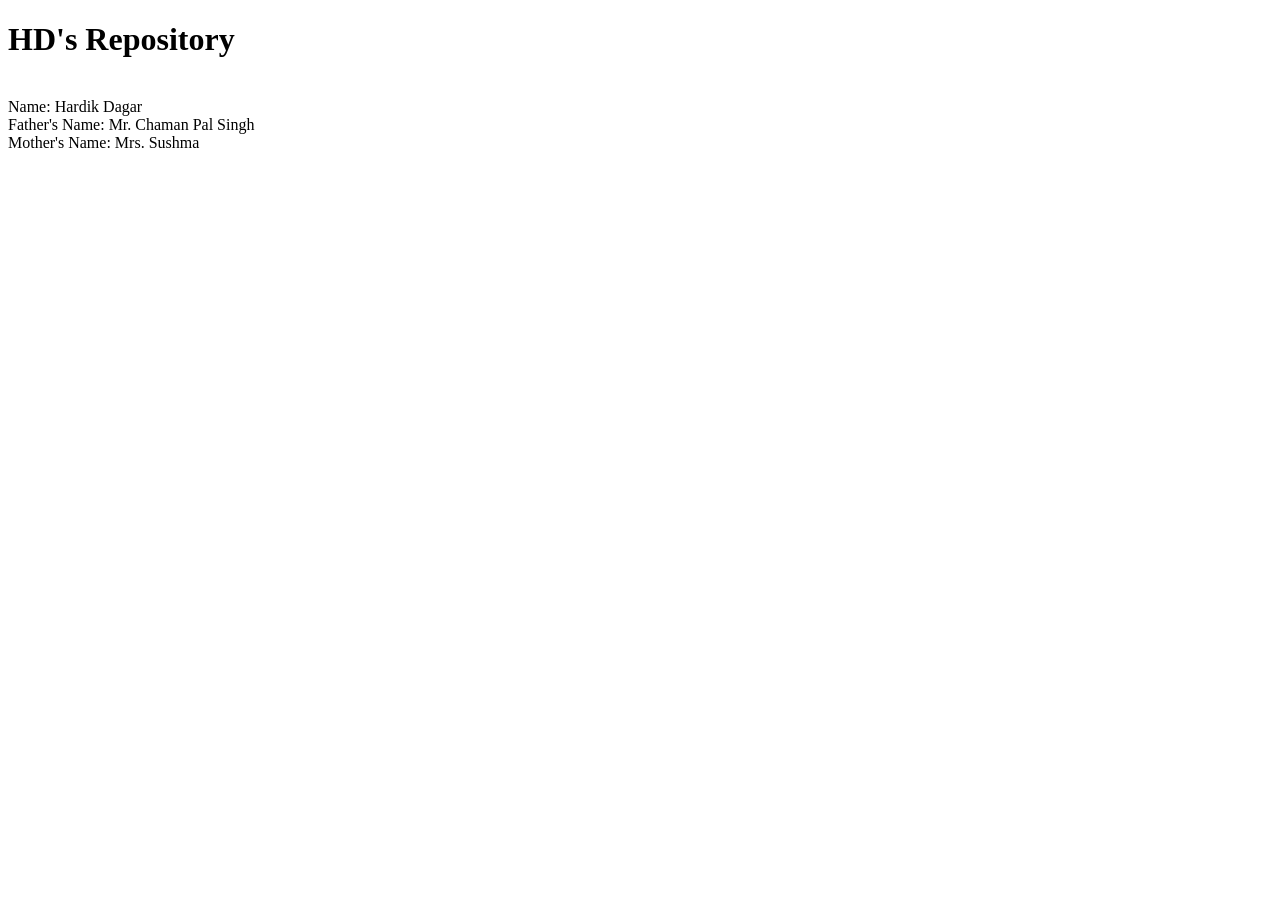
<file: index.html>
<!DOCTYPE html>
<html lang="en">
<head>
    <meta charset="UTF-8">
    <meta name="viewport" content="width=device-width, initial-scale=1.0">
    <title>My First Page</title>
</head>
<body>
    <h1>HD's Repository</h1>
    <br/>
    <p1>Name: Hardik Dagar</p1>
    <br/>
    <p2>Father's Name: Mr. Chaman Pal Singh</p2>
    <br/>
    <p3>Mother's Name: Mrs. Sushma</p3> 
</body>
</html>
</file>
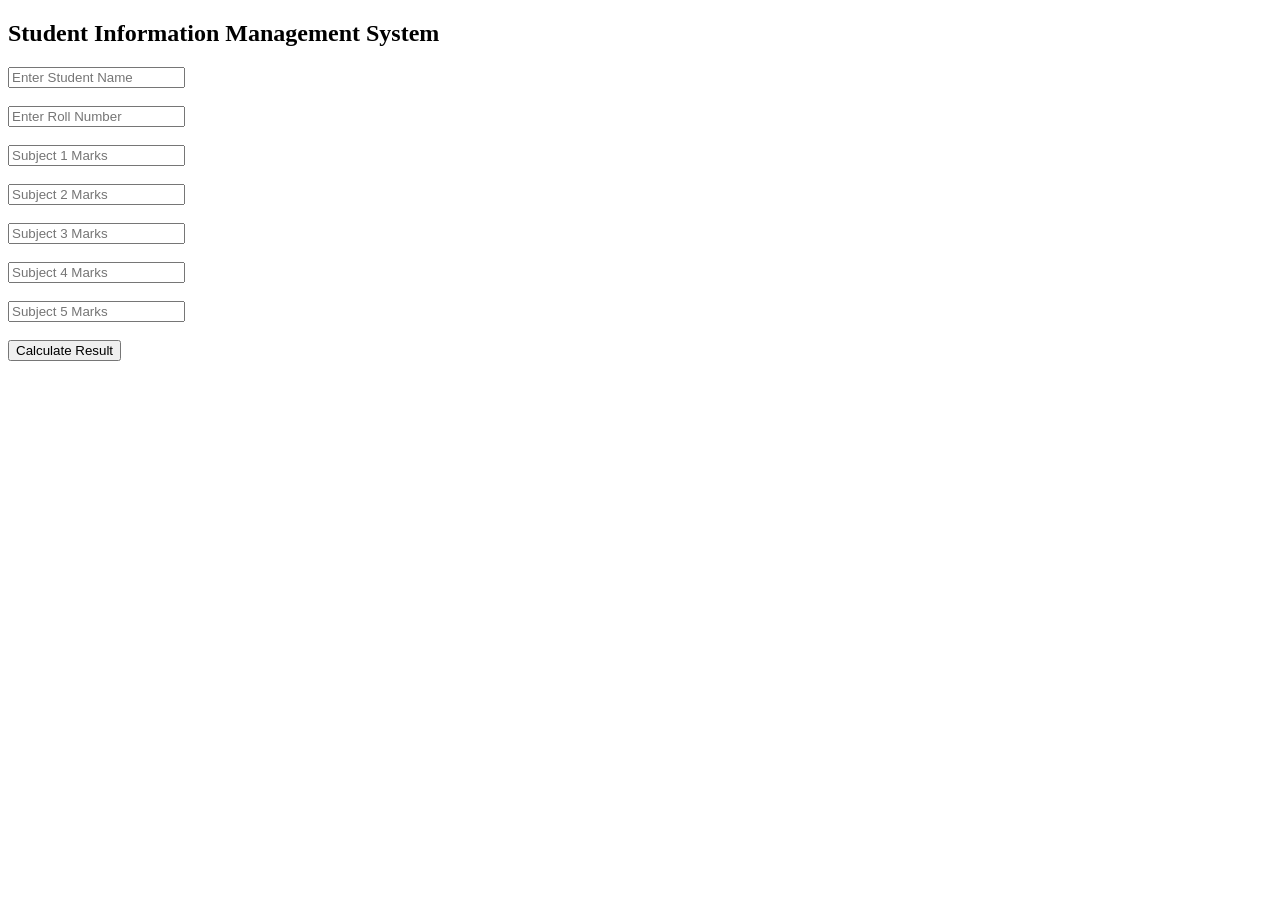
<file: ASS2.html>
<!DOCTYPE html>
<html>
<head>
    <title>Student Information Management System</title>
</head>
<body>
    <h2>Student Information Management System</h2>

    <input type="text" id="name" placeholder="Enter Student Name"><br><br>
    <input type="number" id="roll" placeholder="Enter Roll Number"><br><br>

    <input type="number" id="m1" placeholder="Subject 1 Marks"><br><br>
    <input type="number" id="m2" placeholder="Subject 2 Marks"><br><br>
    <input type="number" id="m3" placeholder="Subject 3 Marks"><br><br>
    <input type="number" id="m4" placeholder="Subject 4 Marks"><br><br>
    <input type="number" id="m5" placeholder="Subject 5 Marks"><br><br>

    <button onclick="displayResult()">Calculate Result</button>

    <h3 id="result"></h3>

    <script>
        function calculateTotal(a, b, c, d, e) {
            return a + b + c + d + e;
        }

        function calculatePercentage(total) {
            return total / 5;
        }

        function calculateGrade(percentage) {
            if (percentage >= 90)
                return "A+";
            else if (percentage >= 80)
                return "A";
            else if (percentage >= 70)
                return "B";
            else if (percentage >= 60)
                return "C";
            else if (percentage >= 50)
                return "D";
            else
                return "F";
        }

        function displayResult() {
            let name = document.getElementById("name").value;
            let roll = document.getElementById("roll").value;

            let m1 = Number(document.getElementById("m1").value);
            let m2 = Number(document.getElementById("m2").value);
            let m3 = Number(document.getElementById("m3").value);
            let m4 = Number(document.getElementById("m4").value);
            let m5 = Number(document.getElementById("m5").value);

            let total = calculateTotal(m1, m2, m3, m4, m5);
            let percentage = calculatePercentage(total);
            let grade = calculateGrade(percentage);

            document.getElementById("result").innerHTML =
                "Student Name: " + name + "<br>" +
                "Roll Number: " + roll + "<br>" +
                "Total Marks: " + total + "/500<br>" +
                "Percentage: " + percentage.toFixed(2) + "%<br>" +
                "Grade: " + grade;
        }
    </script>
</body>
</html>
</file>
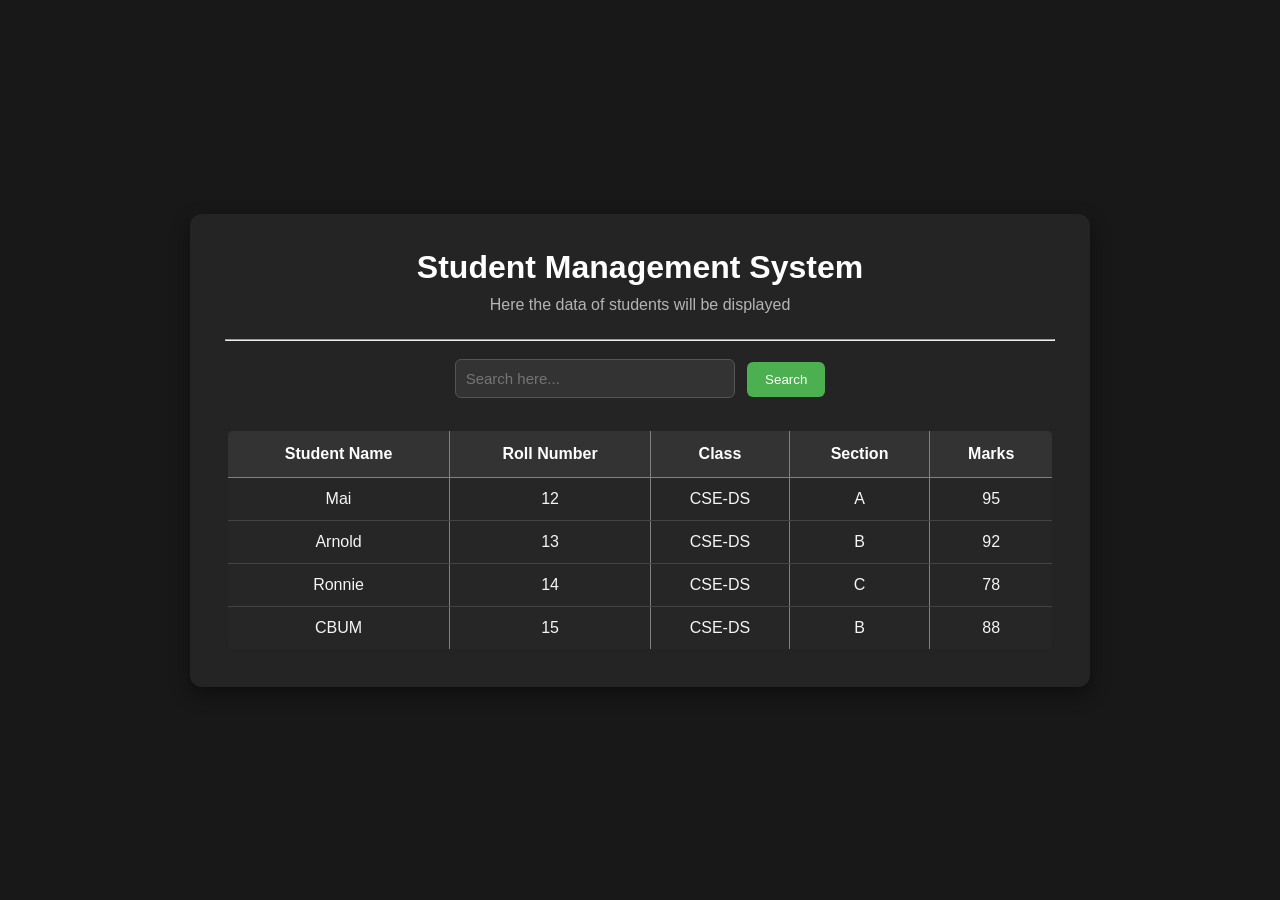
<file: Assignment.html>
<!DOCTYPE html>
<html lang="en">
<head>
    <meta charset="UTF-8">
    <meta name="viewport" content="width=device-width, initial-scale=1.0">
    <title>Student Management System</title>
    <link rel="stylesheet" href="Assignment.css">
</head>
<body>
    <div>
        <h1 align="center">Student Management System</h1>
        <p align ="center">Here the data of students will be displayed</p>
        <hr>
        <br>
        <form align ="center" id = "searchform">
            <input type ="text" name = "Search" placeholder = "Search here..." id = "search">
            <input type ="submit" value = "Search">
        </form>
        <table border="3" cellpadding="10" align="center" id = "studentTable">
            <tr>
                <th>Student Name</th>
                <th>Roll Number</th>
                <th>Class</th>
                <th>Section</th>
                <th>Marks</th>
            </tr>
            <tr>
                <td>Mai</td>
                <td>12</td>
                <td>CSE-DS</td>
                <td>A</td>
                <td>95</td>
            </tr>
            <tr>
                <td>Arnold</td>
                <td>13</td>
                <td>CSE-DS</td>
                <td>B</td>
                <td>92</td>
            </tr>
            <tr>
                <td>Ronnie</td>
                <td>14</td>
                <td>CSE-DS</td>
                <td>C</td>
                <td>78</td>
            </tr>
            <tr>
                <td>CBUM</td>
                <td>15</td>
                <td>CSE-DS</td>
                <td>B</td>
                <td>88</td>
            </tr>
        </table>
    </div>
    <script src="Assignment.js"></script>
</body>
</html>
</file>
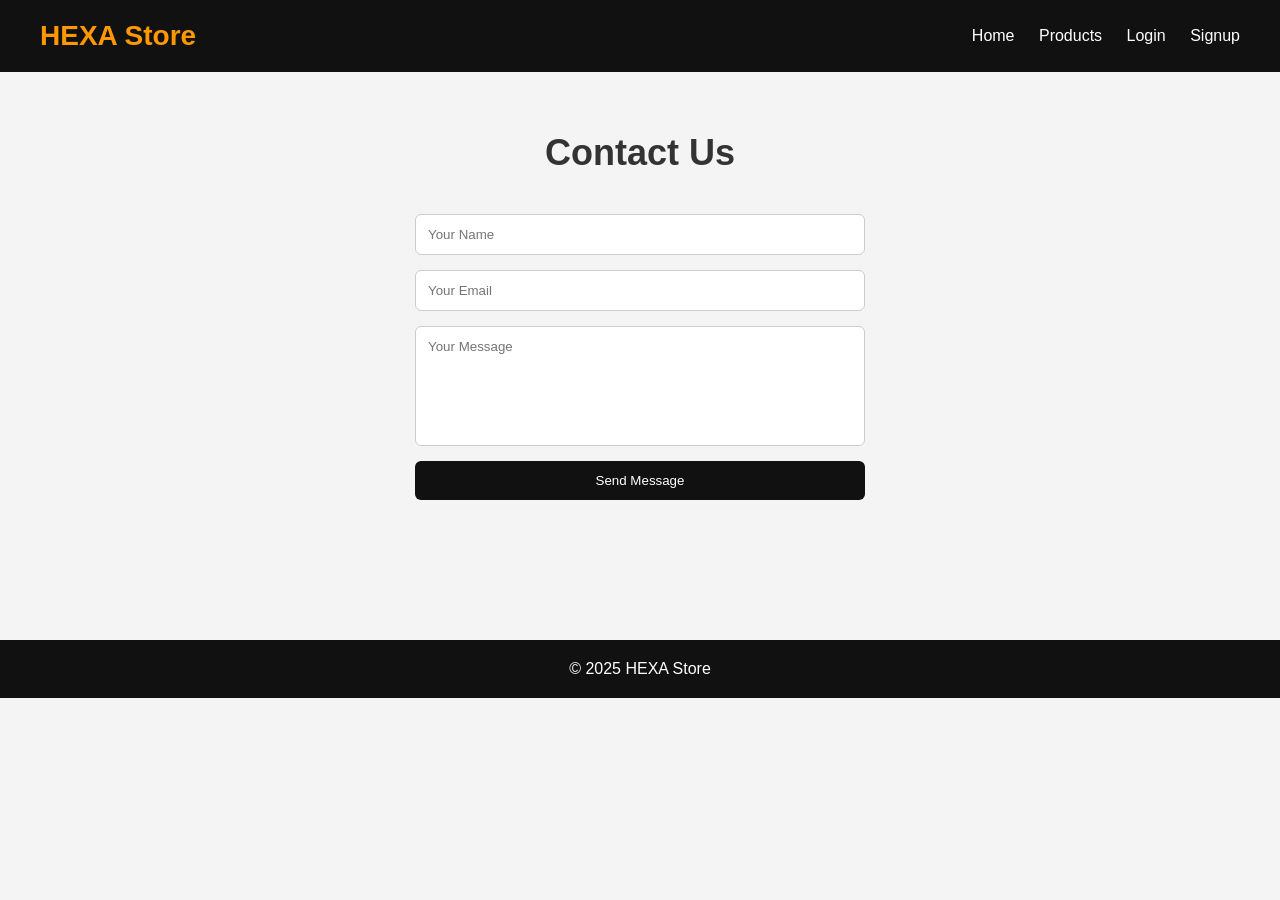
<file: CONTACT.html>
<!DOCTYPE html>
<html>
<head>
    <title>Contact | HEXA Store</title>
    <link rel="stylesheet" href="STYLE.css">
</head>
<body>

<div class="navbar">
    <div class="logo">HEXA Store</div>
    <div class="nav-links">
        <a href="HOME.html">Home</a>
        <a href="PRODUCT.html">Products</a>
        <a href="LOGIN.html">Login</a>
        <a href="SIGNUP.html">Signup</a>
    </div>
</div>

<div class="section">
    <h2>Contact Us</h2>
    <form class="contact-form">
        <input type="text" placeholder="Your Name">
        <input type="email" placeholder="Your Email">
        <textarea placeholder="Your Message"></textarea>
        <button>Send Message</button>
    </form>
</div>

<div class="footer">
    © 2025 HEXA Store
</div>

</body>
</html>
</file>
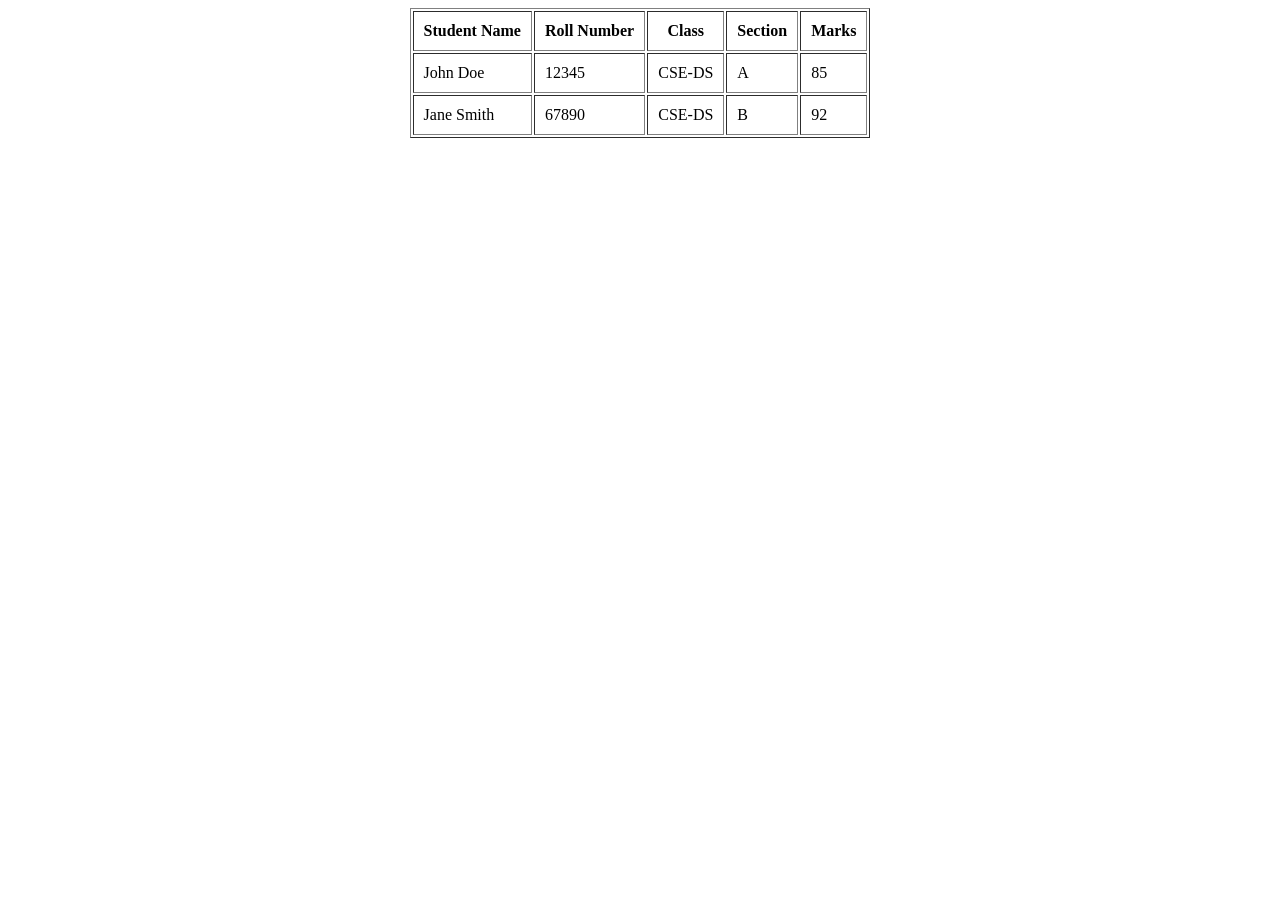
<file: Dashboard.html>
<!DOCTYPE html>
<html lang="en">
<head>
    <meta charset="UTF-8">
    <meta name="viewport" content="width=device-width, initial-scale=1.0">
    <title>Student dashboard</title>
</head>
<body>
    <div>
        <table border="1" cellpadding="10" align="center">
            <tr>
                <th>Student Name</th>
                <th>Roll Number</th>
                <th>Class</th>
                <th>Section</th>
                <th>Marks</th>
            </tr>
            <tr>
                <td>John Doe</td>
                <td>12345</td>
                <td>CSE-DS</td>
                <td>A</td>
                <td>85</td>
            </tr>
            <tr>
                <td>Jane Smith</td>
                <td>67890</td>
                <td>CSE-DS</td>
                <td>B</td>
                <td>92</td>
            </tr>
    </div>
</body>
</html>
</file>
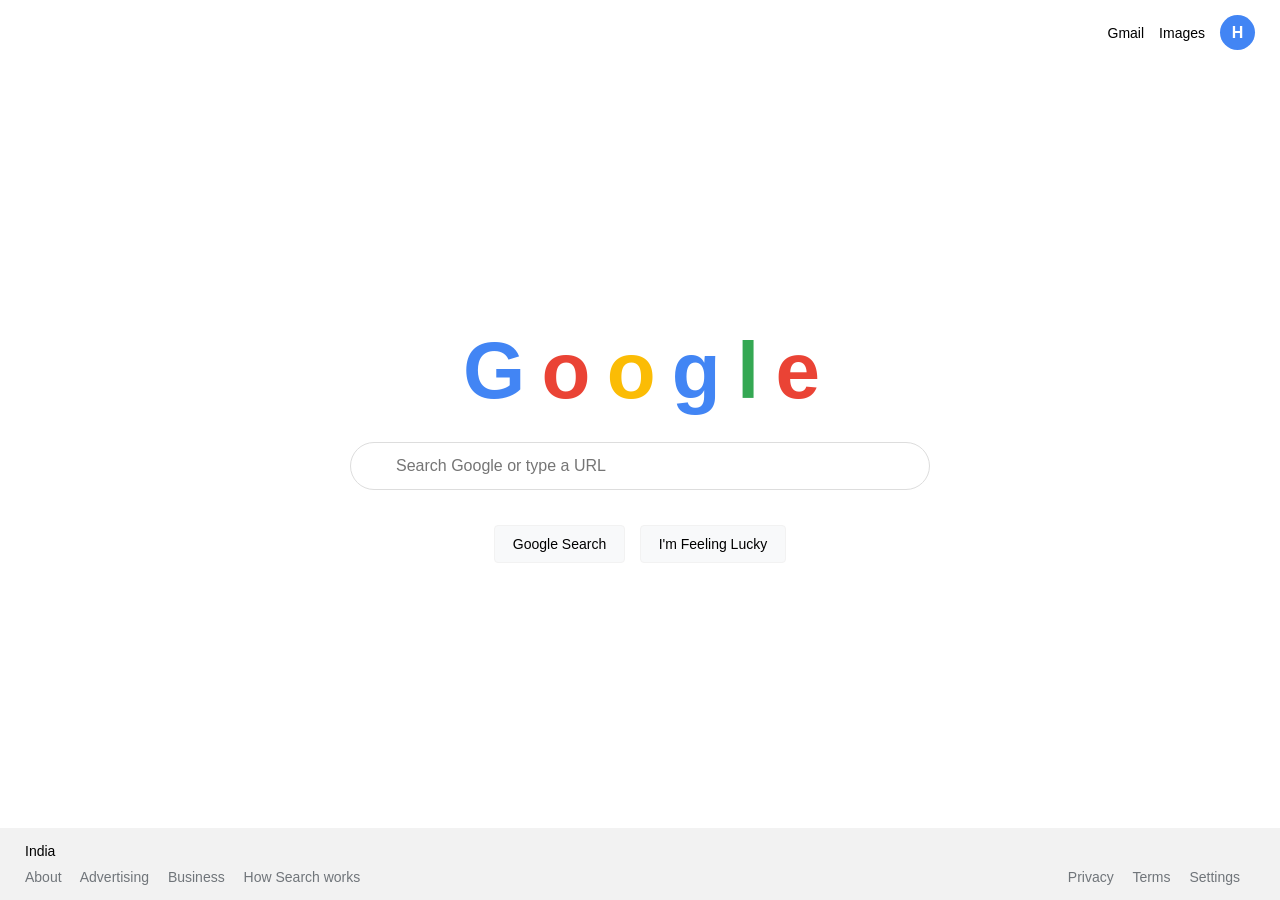
<file: google.html>
<!DOCTYPE html>
<html lang="en">
<head>
    <meta charset="UTF-8">
    <title>Google</title>
    <style>
        * {
            margin: 0;
            padding: 0;
            box-sizing: border-box;
            font-family: Arial, sans-serif;
        }

        body {
            display: flex;
            flex-direction: column;
            height: 100vh;
        }

        /* Header */
        .header {
            display: flex;
            justify-content: flex-end;
            padding: 15px 25px;
            align-items: center;
            gap: 15px;
        }

        .header a {
            text-decoration: none;
            color: #000;
            font-size: 14px;
        }

        .header a:hover {
            text-decoration: underline;
        }

        .profile {
            width: 35px;
            height: 35px;
            border-radius: 50%;
            background-color: #4285f4;
            color: white;
            display: flex;
            justify-content: center;
            align-items: center;
            font-weight: bold;
            cursor: pointer;
        }

        /* Main */
        .main {
            flex: 1;
            display: flex;
            flex-direction: column;
            justify-content: center;
            align-items: center;
        }

        .logo {
            font-size: 80px;
            font-weight: bold;
            letter-spacing: -3px;
        }

        .logo span:nth-child(1) { color: #4285f4; }
        .logo span:nth-child(2) { color: #ea4335; }
        .logo span:nth-child(3) { color: #fbbc05; }
        .logo span:nth-child(4) { color: #4285f4; }
        .logo span:nth-child(5) { color: #34a853; }
        .logo span:nth-child(6) { color: #ea4335; }

        .search-box {
            margin-top: 25px;
            width: 580px;
            max-width: 90%;
            position: relative;
        }

        .search-box input {
            width: 100%;
            padding: 14px 45px;
            border-radius: 30px;
            border: 1px solid #ddd;
            outline: none;
            font-size: 16px;
        }

        .search-box input:hover {
            box-shadow: 0 1px 6px rgba(32,33,36,.28);
        }

        .buttons {
            margin-top: 30px;
        }

        .buttons button {
            padding: 10px 18px;
            margin: 5px;
            border: 1px solid #f2f2f2;
            background-color: #f8f9fa;
            border-radius: 4px;
            cursor: pointer;
            font-size: 14px;
        }

        .buttons button:hover {
            border: 1px solid #dadce0;
            box-shadow: 0 1px 1px rgba(0,0,0,0.1);
        }

        /* Footer */
        .footer {
            background-color: #f2f2f2;
            padding: 15px 25px;
            font-size: 14px;
        }

        .footer-top {
            margin-bottom: 10px;
        }

        .footer-bottom {
            display: flex;
            justify-content: space-between;
            flex-wrap: wrap;
        }

        .footer-bottom div a {
            margin-right: 15px;
            text-decoration: none;
            color: #70757a;
        }

        .footer-bottom div a:hover {
            text-decoration: underline;
        }

    </style>
</head>
<body>

    <!-- Header -->
    <div class="header">
        <a href="#">Gmail</a>
        <a href="#">Images</a>
        <div class="profile">H</div>
    </div>

    <!-- Main Section -->
    <div class="main">
        <div class="logo">
            <span>G</span>
            <span>o</span>
            <span>o</span>
            <span>g</span>
            <span>l</span>
            <span>e</span>
        </div>

        <div class="search-box">
            <input type="text" placeholder="Search Google or type a URL">
        </div>

        <div class="buttons">
            <button>Google Search</button>
            <button>I'm Feeling Lucky</button>
        </div>
    </div>

    <!-- Footer -->
    <div class="footer">
        <div class="footer-top">
            India
        </div>
        <div class="footer-bottom">
            <div>
                <a href="#">About</a>
                <a href="#">Advertising</a>
                <a href="#">Business</a>
                <a href="#">How Search works</a>
            </div>
            <div>
                <a href="#">Privacy</a>
                <a href="#">Terms</a>
                <a href="#">Settings</a>
            </div>
        </div>
    </div>

</body>
</html>
</file>
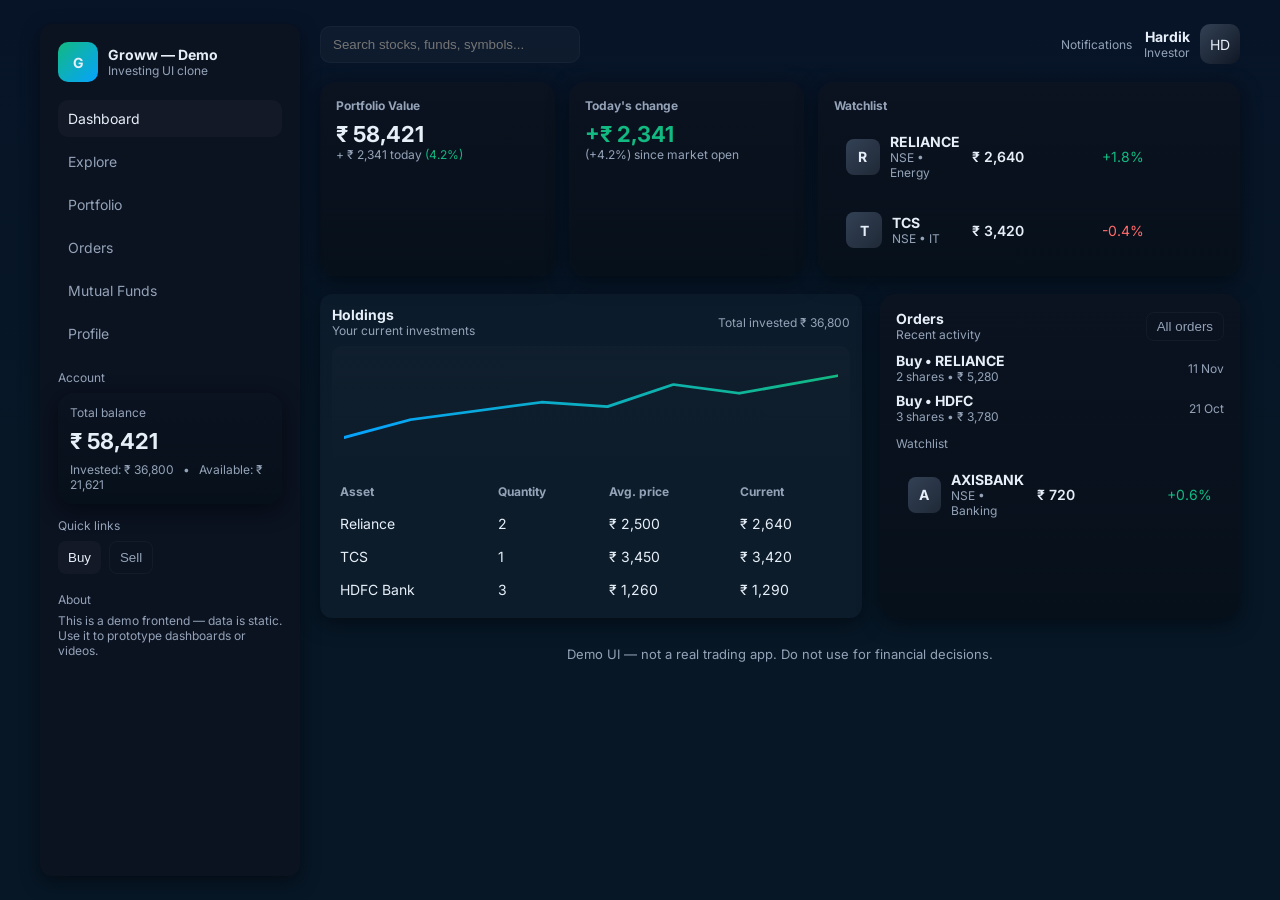
<file: Groww.html>
<!doctype html>
<html lang="en">
<head>
  <meta charset="utf-8" />
  <meta name="viewport" content="width=device-width, initial-scale=1" />
  <title>Groww-like — Demo UI</title>
  <link href="https://fonts.googleapis.com/css2?family=Inter:wght@300;400;600;700&display=swap" rel="stylesheet">
  <style>
    :root{
      --bg:#0f1724; /* dark navy */
      --card:#0b1220;
      --muted:#94a3b8;
      --accent:#12b981; /* green */
      --danger:#ff6b6b;
      --glass: rgba(255,255,255,0.03);
      --glass-2: rgba(255,255,255,0.02);
      --text:#e6eef8;
      --radius:12px;
      font-family: 'Inter', system-ui, -apple-system, 'Segoe UI', Roboto, 'Helvetica Neue', Arial;
    }
    *{box-sizing:border-box}
    html,body{height:100%;}
    body{
      margin:0; background:linear-gradient(180deg,#071428 0%,#071726 50%); color:var(--text); font-size:14px; -webkit-font-smoothing:antialiased;
      padding:24px;
    }
    .app{
      display:grid; grid-template-columns:260px 1fr; gap:20px; max-width:1200px; margin:0 auto; align-items:start;
    }

    /* SIDEBAR */
    .sidebar{background:var(--card); border-radius:var(--radius); padding:18px; box-shadow: 0 6px 18px rgba(4,6,12,0.6); height:calc(100vh - 48px); position:sticky; top:24px; overflow:auto}
    .logo{display:flex;align-items:center;gap:10px;margin-bottom:18px}
    .logo .icon{width:40px;height:40px;border-radius:10px;background:linear-gradient(135deg,var(--accent),#06a3ff);display:flex;align-items:center;justify-content:center;font-weight:700}
    .nav{display:flex;flex-direction:column;gap:6px}
    .nav a{display:flex;align-items:center;gap:10px;padding:10px;border-radius:10px;color:var(--muted);text-decoration:none}
    .nav a.active, .nav a:hover{background:var(--glass); color:var(--text)}
    .small{font-size:12px;color:var(--muted)}

    /* MAIN */
    main{display:flex;flex-direction:column;gap:18px}
    .topbar{display:flex;justify-content:space-between;align-items:center}
    .search{display:flex;gap:12px;align-items:center}
    .search input{background:var(--glass);border:1px solid rgba(255,255,255,0.03);padding:10px 12px;border-radius:10px;color:var(--text);min-width:260px}

    .cards{display:grid;grid-template-columns:repeat(3,1fr);gap:14px}
    .card{background:linear-gradient(180deg,var(--card),#06101a);padding:16px;border-radius:16px;box-shadow:0 6px 20px rgba(2,6,12,0.6)}
    .card h3{margin:0;font-size:12px;color:var(--muted)}
    .balance{font-size:22px;font-weight:700;margin-top:8px}
    .small-muted{color:var(--muted);font-size:12px}

    /* MARKET LIST */
    .market{display:grid;grid-template-columns:1fr 120px 110px;gap:10px;align-items:center;padding:12px;border-radius:10px}
    .market + .market{margin-top:8px}
    .ticker{display:flex;gap:10px;align-items:center}
    .avatar{width:36px;height:36px;border-radius:8px;background:linear-gradient(135deg,#334155,#1f2937);display:flex;justify-content:center;align-items:center;font-weight:700}
    .price{font-weight:600}
    .up{color:var(--accent)}
    .down{color:var(--danger)}

    /* HOLDINGS & WATCHLIST */
    .grid-2{display:grid;grid-template-columns:1fr 360px;gap:18px}
    .table{background:var(--glass-2);padding:12px;border-radius:12px}
    table{width:100%;border-collapse:collapse}
    th,td{padding:8px;text-align:left}
    th{color:var(--muted);font-size:12px}

    /* CHART */
    .chart{height:130px;background:linear-gradient(180deg, rgba(255,255,255,0.015), transparent);border-radius:10px;padding:12px}
    .legend{display:flex;gap:8px;align-items:center}
    .dot{width:10px;height:10px;border-radius:50%}

    /* FOOTER small */
    .muted-center{text-align:center;color:var(--muted);font-size:13px;padding:10px}

    /* RESPONSIVE */
    @media (max-width:980px){
      .app{grid-template-columns:1fr; padding:12px}
      .sidebar{height:auto;position:relative}
      .cards{grid-template-columns:repeat(2,1fr)}
      .grid-2{grid-template-columns:1fr}
    }
  </style>
</head>
<body>
  <div class="app">
    <aside class="sidebar">
      <div class="logo">
        <div class="icon">G</div>
        <div>
          <div style="font-weight:700">Groww — Demo</div>
          <div class="small">Investing UI clone</div>
        </div>
      </div>

      <nav class="nav">
        <a href="#" class="active">Dashboard</a>
        <a href="#">Explore</a>
        <a href="#">Portfolio</a>
        <a href="#">Orders</a>
        <a href="#">Mutual Funds</a>
        <a href="#">Profile</a>
      </nav>

      <div style="margin-top:18px">
        <div class="small" style="margin-bottom:8px">Account</div>
        <div class="card" style="padding:12px">
          <div class="small-muted">Total balance</div>
          <div class="balance">₹ 58,421</div>
          <div class="small-muted" style="margin-top:8px">Invested: ₹ 36,800 &nbsp; • &nbsp; Available: ₹ 21,621</div>
        </div>
      </div>

      <div style="margin-top:14px" class="small-muted">Quick links</div>
      <div style="display:flex;gap:8px;margin-top:8px;flex-wrap:wrap">
        <button style="background:var(--glass);border:0;padding:8px 10px;border-radius:8px;color:var(--text)">Buy</button>
        <button style="background:transparent;border:1px solid rgba(255,255,255,0.04);padding:8px 10px;border-radius:8px;color:var(--muted)">Sell</button>
      </div>

      <div style="margin-top:18px" class="small-muted">About</div>
      <div class="small" style="margin-top:6px">This is a demo frontend — data is static. Use it to prototype dashboards or videos.</div>
    </aside>

    <main>
      <div class="topbar">
        <div class="search">
          <input placeholder="Search stocks, funds, symbols..." />
        </div>
        <div style="display:flex;gap:12px;align-items:center">
          <div class="small-muted">Notifications</div>
          <div style="display:flex;align-items:center;gap:10px">
            <div style="text-align:right">
              <div style="font-weight:700">Hardik</div>
              <div class="small-muted">Investor</div>
            </div>
            <div style="width:40px;height:40px;border-radius:10px;background:linear-gradient(135deg,#334155,#0f1724);display:flex;align-items:center;justify-content:center">HD</div>
          </div>
        </div>
      </div>

      <section class="cards">
        <div class="card">
          <h3>Portfolio Value</h3>
          <div class="balance">₹ 58,421</div>
          <div class="small-muted">+ ₹ 2,341 today <span class="up">(4.2%)</span></div>
        </div>
        <div class="card">
          <h3>Today's change</h3>
          <div class="balance up">+₹ 2,341</div>
          <div class="small-muted">(+4.2%) since market open</div>
        </div>
        <div class="card">
          <h3>Watchlist</h3>
          <div style="margin-top:8px">
            <div class="market">
              <div class="ticker"><div class="avatar">R</div><div>
                <div style="font-weight:700">RELIANCE</div>
                <div class="small-muted">NSE • Energy</div>
              </div></div>
              <div class="price">₹ 2,640</div>
              <div class="up">+1.8%</div>
            </div>
            <div class="market">
              <div class="ticker"><div class="avatar">T</div><div>
                <div style="font-weight:700">TCS</div>
                <div class="small-muted">NSE • IT</div>
              </div></div>
              <div class="price">₹ 3,420</div>
              <div class="down">-0.4%</div>
            </div>
          </div>
        </div>
      </section>

      <section class="grid-2">
        <div class="table card">
          <div style="display:flex;justify-content:space-between;align-items:center;margin-bottom:8px">
            <div>
              <div style="font-weight:700">Holdings</div>
              <div class="small-muted">Your current investments</div>
            </div>
            <div class="small-muted">Total invested ₹ 36,800</div>
          </div>

          <div class="chart" id="miniChart">
            <!-- simple svg chart -->
            <svg width="100%" height="100%" viewBox="0 0 300 120" preserveAspectRatio="none">
              <polyline points="0,90 40,70 80,60 120,50 160,55 200,30 240,40 300,20" fill="none" stroke="url(#g)" stroke-width="3" stroke-linecap="round" stroke-linejoin="round" />
              <defs>
                <linearGradient id="g" x1="0" x2="1">
                  <stop offset="0%" stop-color="#06a3ff" />
                  <stop offset="100%" stop-color="#12b981" />
                </linearGradient>
              </defs>
            </svg>
          </div>

          <table aria-label="holdings-table">
            <thead>
              <tr><th>Asset</th><th>Quantity</th><th>Avg. price</th><th>Current</th></tr>
            </thead>
            <tbody>
              <tr><td>Reliance</td><td>2</td><td>₹ 2,500</td><td>₹ 2,640</td></tr>
              <tr><td>TCS</td><td>1</td><td>₹ 3,450</td><td>₹ 3,420</td></tr>
              <tr><td>HDFC Bank</td><td>3</td><td>₹ 1,260</td><td>₹ 1,290</td></tr>
            </tbody>
          </table>
        </div>

        <aside class="card">
          <div style="display:flex;justify-content:space-between;align-items:center;margin-bottom:10px">
            <div>
              <div style="font-weight:700">Orders</div>
              <div class="small-muted">Recent activity</div>
            </div>
            <button style="background:transparent;border:1px solid rgba(255,255,255,0.04);padding:6px 10px;border-radius:8px;color:var(--muted)">All orders</button>
          </div>

          <div style="display:flex;flex-direction:column;gap:8px">
            <div style="display:flex;justify-content:space-between;align-items:center">
              <div>
                <div style="font-weight:700">Buy • RELIANCE</div>
                <div class="small-muted">2 shares • ₹ 5,280</div>
              </div>
              <div class="small-muted">11 Nov</div>
            </div>
            <div style="display:flex;justify-content:space-between;align-items:center">
              <div>
                <div style="font-weight:700">Buy • HDFC</div>
                <div class="small-muted">3 shares • ₹ 3,780</div>
              </div>
              <div class="small-muted">21 Oct</div>
            </div>
          </div>

          <div style="margin-top:12px" class="small-muted">Watchlist</div>
          <div style="margin-top:8px">
            <div class="market">
              <div class="ticker"><div class="avatar">A</div><div>
                <div style="font-weight:700">AXISBANK</div>
                <div class="small-muted">NSE • Banking</div>
              </div></div>
              <div class="price">₹ 720</div>
              <div class="up">+0.6%</div>
            </div>
          </div>
        </aside>
      </section>

      <div class="muted-center small-muted">Demo UI — not a real trading app. Do not use for financial decisions.</div>
    </main>
  </div>

  <script>
    // Small interactions (no external data)
    document.querySelectorAll('.nav a').forEach(a=>{
      a.addEventListener('click', e=>{document.querySelectorAll('.nav a').forEach(x=>x.classList.remove('active')); a.classList.add('active'); e.preventDefault();})
    })
  </script>
</body>
</html>
</file>
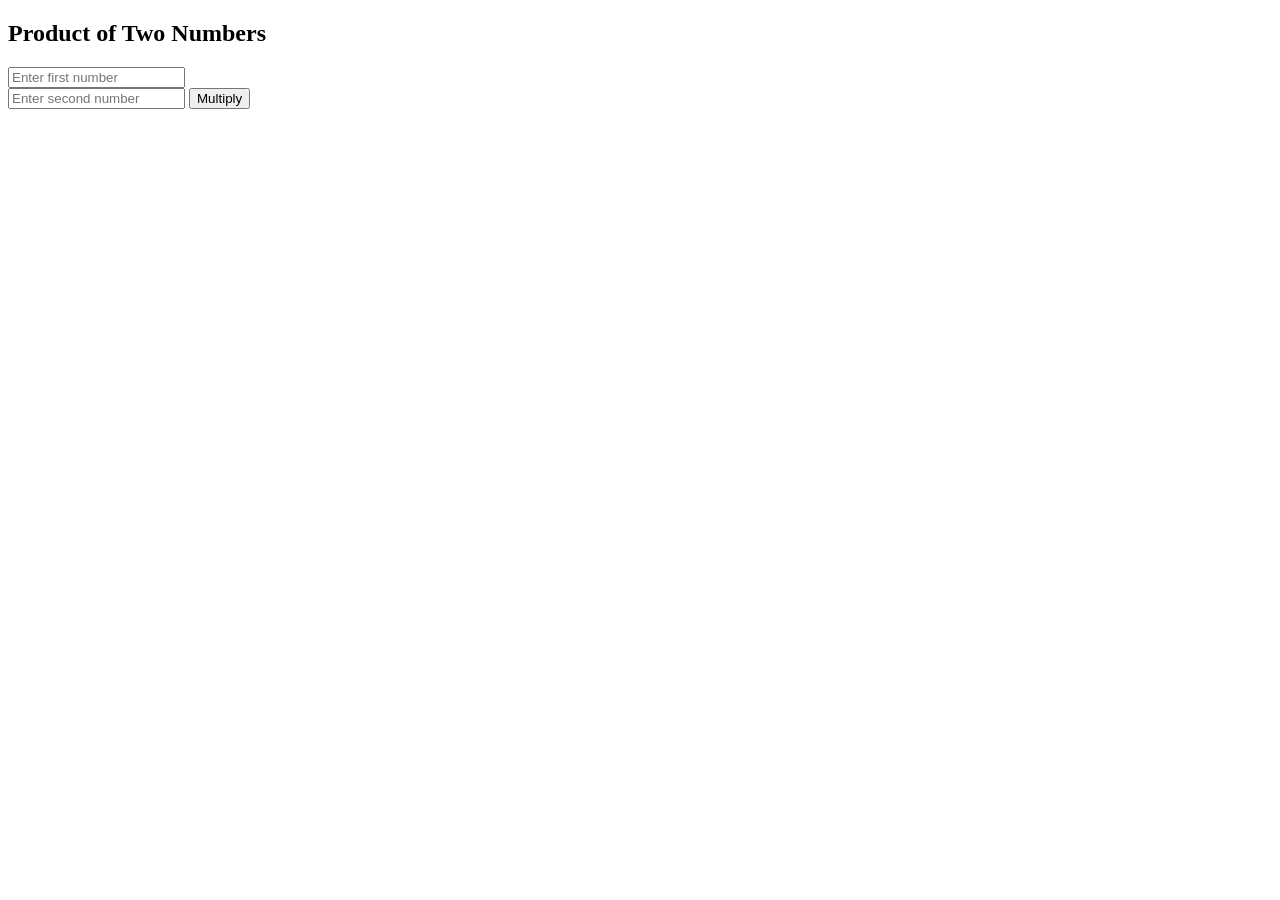
<file: INFO.html>
<!DOCTYPE html>
<html>
<head>
    <title>Product of Two Numbers</title>
</head>
<body>

    <h2>Product of Two Numbers</h2>

    <input type="number" id="num1" placeholder="Enter first number">
    <br>
    <input type="number" id="num2" placeholder="Enter second number">

    <button onclick="multiply()">Multiply</button>

    <h3 id="result"></h3>

    <script src="StuINFO.js"></script>

</body>
</html>
</file>
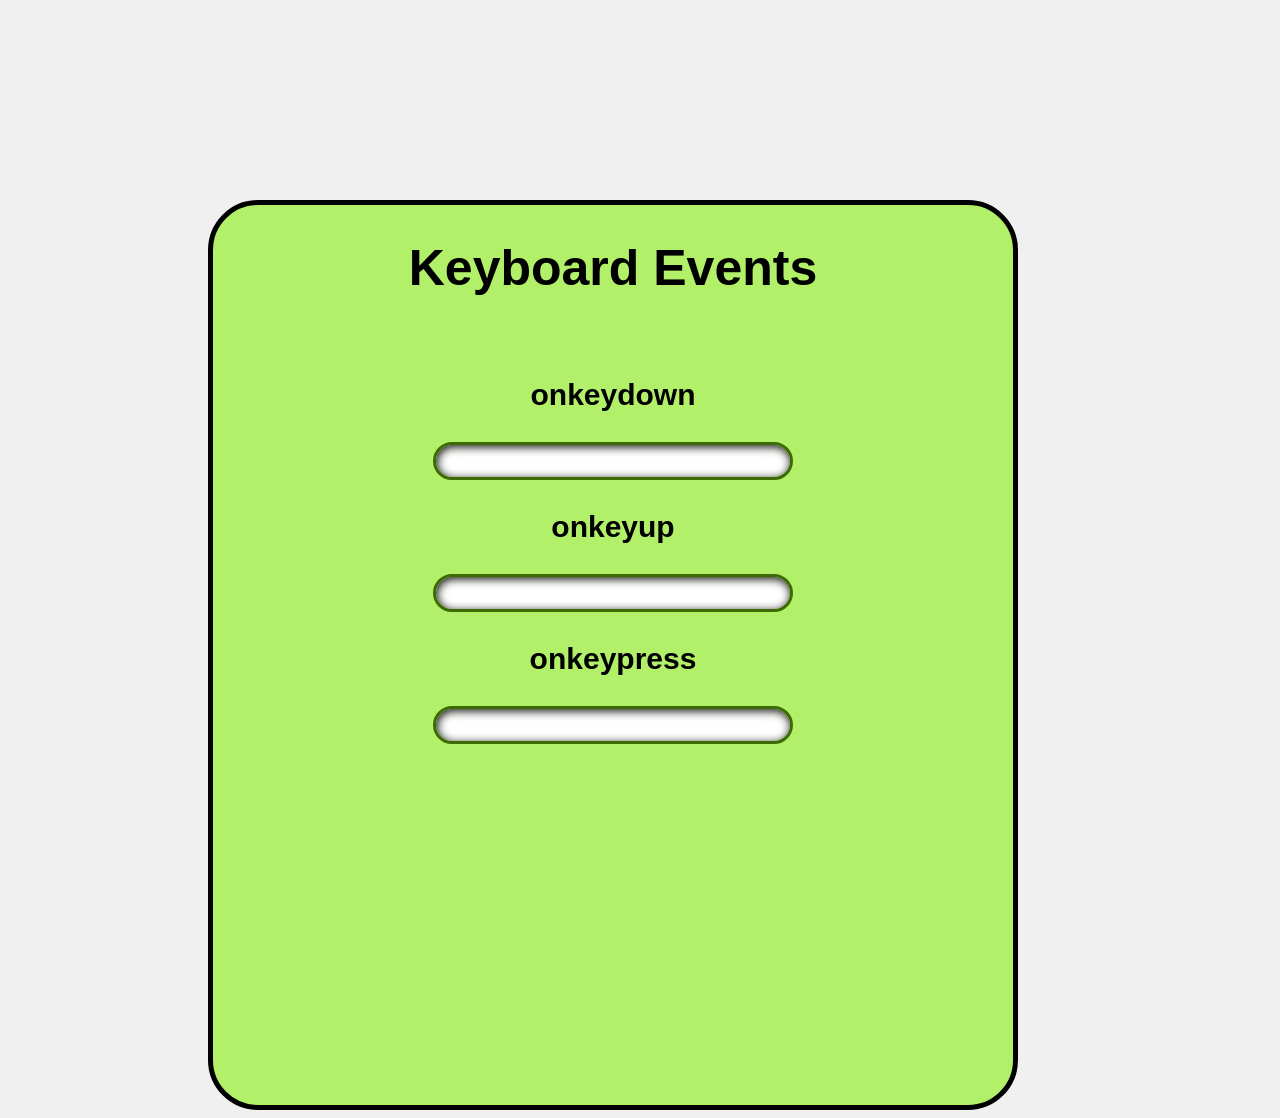
<file: KeyboardEvents.html>
<!DOCTYPE html>
<html lang="en">
<head>
    <meta charset="UTF-8">
    <meta name="viewport" content="width=device-width, initial-scale=1.0">
    <title>Keyboard Events</title>
    <style>
        body{
            font-family :'Franklin Gothic Medium', 'Arial Narrow', Arial, sans-serif;
            background-color : #f0f0f0;
            background-size : auto;
        }
        #form{
            height : 900px;
            width : 800px;
            background-color : #3d6b03;
            margin : 200px 0 0 200px;
            border : 5px solid black;
            border-radius : 50px;
            background : #b3f069;
        }
        input{
            height : 30px;
            width : 350px;
            border : 3px solid #3d6b03;
            border-radius : 50px;
            display : flex;
            margin : 20px 0 0 0;
            box-shadow : inset 1px 2px 10px #090f03;
        }
        p{
            font-size : 30px;
            font-weight : bold;
        }
        h1{
            font-size : 50px;
            font-weight : bold;
        }
       
    </style>
    <script>
        function keydown() {
            document.getElementById("form").style.backgroundColor = "yellow";
        }
        function keyup() {
            document.getElementById("form").style.backgroundColor = "red";
        }
        function keypress() {
            document.getElementById("form").style.backgroundColor = "blue";
        }
        
    </script>
</head>
<body>
    <div id = "form">
        <center><h1 id = "h1">Keyboard Events</h1>

        <br>

        <p>onkeydown</p>
        <input type = "text" onkeydown="keydown()">
        
        <p>onkeyup</p>
        <input type = "text" onkeyup="keyup()">
        
        <p>onkeypress</p>
        <input type = "text"onkeypress="keypress()"></center>
    </div>
</body>
</html>
</file>
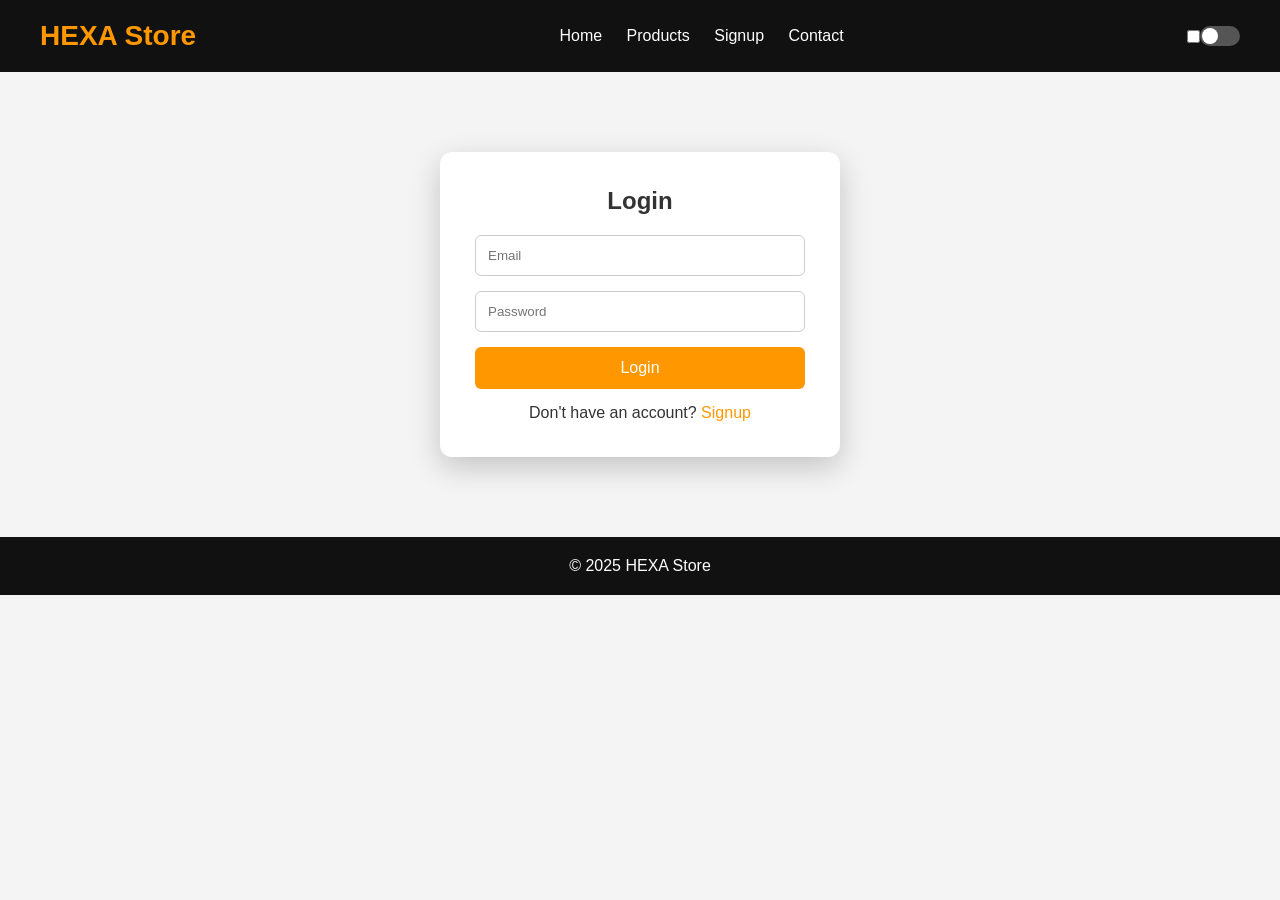
<file: LOGIN.html>
<!DOCTYPE html>
<html>
<head>
<title>Login | HEXA Store</title>
<link rel="stylesheet" href="STYLE.css">
</head>

<body>

<input type="checkbox" id="dark-toggle" hidden>

<div class="site">

<div class="navbar">
    <div class="logo">HEXA Store</div>
    <div class="nav-links">
        <a href="HOME.html">Home</a>
        <a href="PRODUCT.html">Products</a>
        <a href="SIGNUP.html">Signup</a>
        <a href="CONTACT.html">Contact</a>
    </div>

    <div class="toggle-container">
        <input type="checkbox" id="dark-toggle">
        <label for="dark-toggle">
            <div class="toggle"></div>
        </label>
    </div>
</div>

<div class="auth-box">
    <h2>Login</h2>
    <input type="email" placeholder="Email">
    <input type="password" placeholder="Password">
    <button>Login</button>
    <p>Don't have an account? <a href="SIGNUP.html">Signup</a></p>
</div>

<div class="footer">© 2025 HEXA Store</div>

</div>
</body>
</html>
</file>
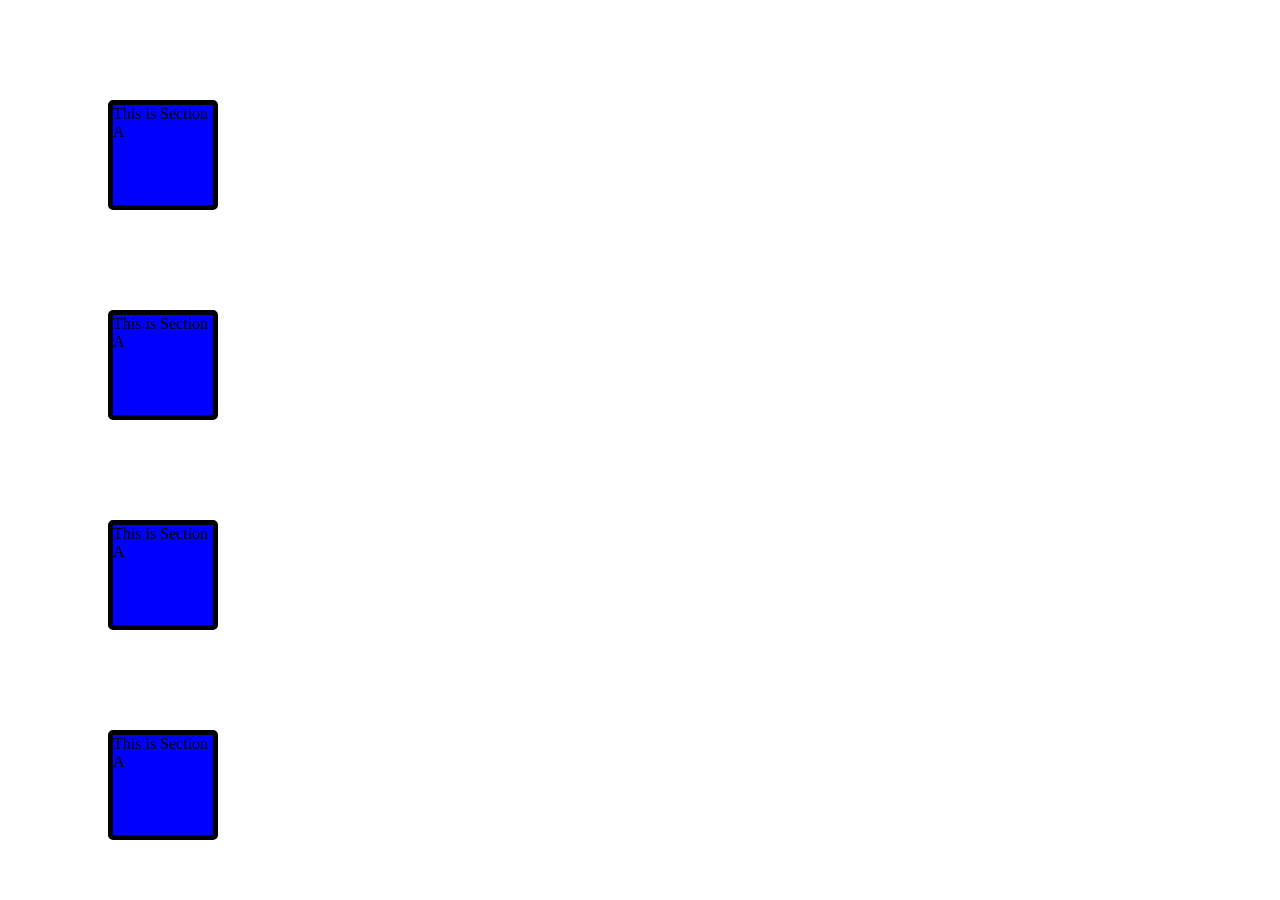
<file: MouseEvent.html>
<!DOCTYPE html>
<html lang="en">
<head>
    <meta charset="UTF-8">
    <meta name="viewport" content="width=device-width, initial-scale=1.0">
    <title>Mouse Events</title>
    <style>
        #box{
            height : 100px;
            width : 100px;
            background-color : blue;
            margin : 100px 0 0 100px;
            border : 5px solid black;
            border-radius : 5px;
        }
    </style>
    <script>
        function eventclick() {
            alert("Clicked");
        }
        function eventover() {
            alert("Overed");
        }
        function eventdbl() {
            alert("Double Clicked");
        }
        function eventup() {
            alert("Mouse Up");
        }
        
    </script>
</head>
<body>
    <div id = "box" onclick = "eventclick() ">This is Section A</div>
    <div id = "box" onmouseover = "eventover()">This is Section A</div>
    <div id = "box" ondblclick = "eventdbl() ">This is Section A</div>
    <div id = "box" onmouseup = "eventup()">This is Section A</div>
    <div id = "form">
       
    </div>
</body>
</html>
</file>
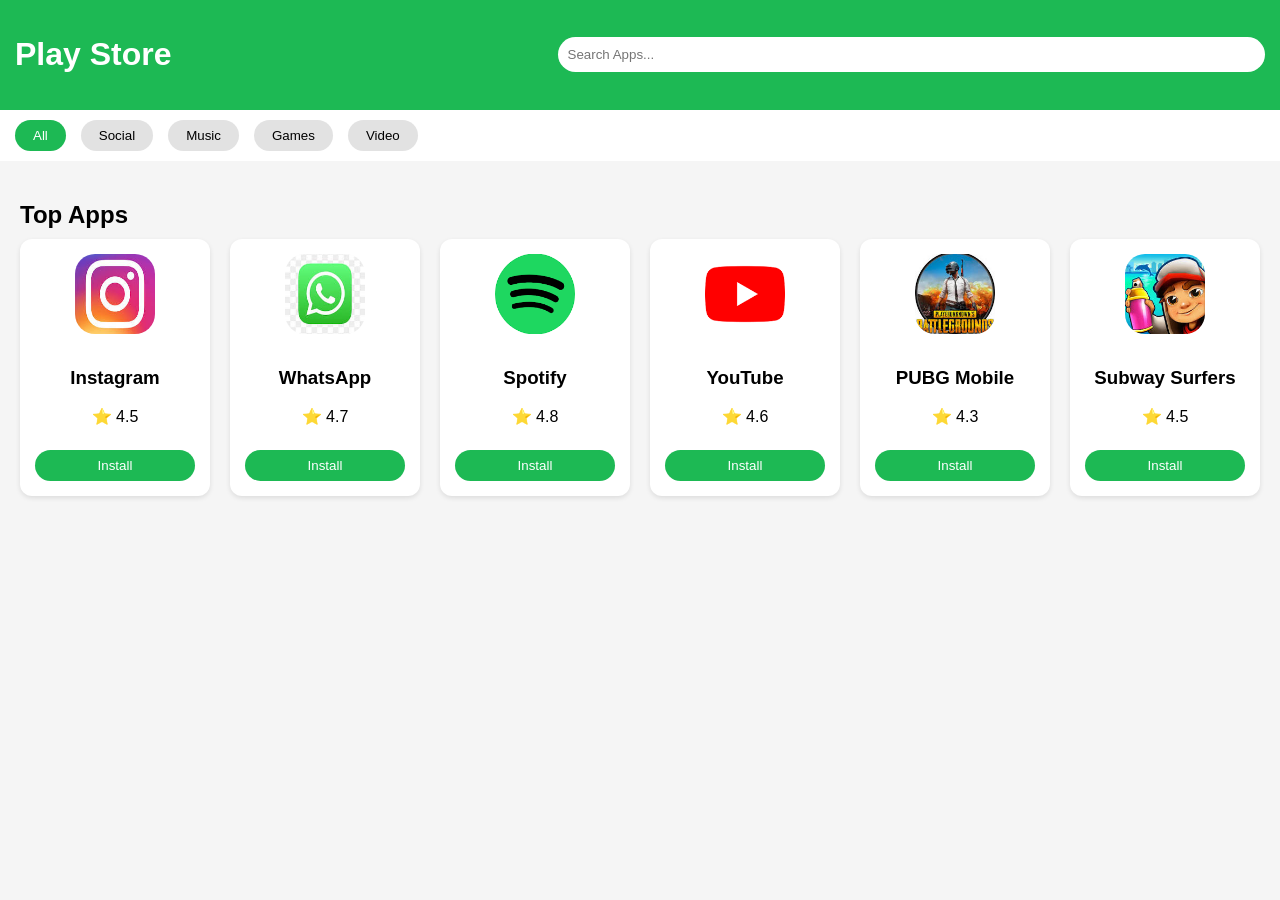
<file: playstore.html>
<!DOCTYPE html>
<html lang="en">
<head>
<meta charset="UTF-8">
<meta name="viewport" content="width=device-width, initial-scale=1.0">
<title>Play Store Advanced</title>

<style>
/* GENERAL */
body{
    margin:0;
    font-family:Arial, sans-serif;
    background:#f5f5f5;
}

header{
    background:#1db954;
    padding:15px;
    display:flex;
    justify-content:space-between;
    align-items:center;
    color:white;
    position:sticky;
    top:0;
    z-index:1000;
}

header input{
    width:55%;
    padding:10px;
    border:none;
    border-radius:20px;
    outline:none;
}

.categories{
    display:flex;
    gap:15px;
    padding:10px 15px;
    overflow-x:auto;
    background:white;
    position:sticky;
    top:70px;
    z-index:999;
}

.categories button{
    padding:8px 18px;
    border:none;
    border-radius:20px;
    background:#e2e2e2;
    cursor:pointer;
}

.categories button.active{
    background:#1db954;
    color:white;
}

.container{
    padding:20px;
}

h2{
    margin-bottom:10px;
}

.app-grid{
    display:grid;
    grid-template-columns:repeat(auto-fit, minmax(150px,1fr));
    gap:20px;
}

.app{
    background:white;
    padding:15px;
    border-radius:12px;
    box-shadow:0 2px 5px rgba(0,0,0,0.1);
    text-align:center;
    cursor:pointer;
    transition:0.2s;
}

.app:hover{
    transform:scale(1.03);
}

.app img{
    width:80px;
    height:80px;
    border-radius:20px;
    margin-bottom:10px;
}

.app button{
    width:100%;
    margin-top:8px;
    padding:8px;
    border:none;
    background:#1db954;
    color:white;
    border-radius:20px;
    cursor:pointer;
}

/* POPUP */
#popup{
    position:fixed;
    top:0;left:0;
    width:100%;height:100%;
    background:rgba(0,0,0,0.5);
    display:none;
    justify-content:center;
    align-items:center;
}

.popup-box{
    background:white;
    width:90%;
    max-width:400px;
    padding:20px;
    border-radius:20px;
    text-align:center;
    animation:pop 0.3s;
}

@keyframes pop{
    0%{transform:scale(0.7);}
    100%{transform:scale(1);}
}

.popup-box img{
    width:120px;
    height:120px;
    border-radius:25px;
}

.close{
    margin-top:15px;
    padding:8px 20px;
    background:red;
    color:white;
    border:none;
    border-radius:20px;
    cursor:pointer;
}
</style>
</head>

<body>

<!-- HEADER -->
<header>
    <h1>Play Store</h1>
    <input id="search" type="text" placeholder="Search Apps...">
</header>

<!-- CATEGORIES -->
<div class="categories">
    <button class="active" onclick="filterCategory('all')">All</button>
    <button onclick="filterCategory('social')">Social</button>
    <button onclick="filterCategory('music')">Music</button>
    <button onclick="filterCategory('games')">Games</button>
    <button onclick="filterCategory('video')">Video</button>
</div>

<!-- MAIN APPS SECTION -->
<div class="container">
    <h2>Top Apps</h2>
    <div id="appGrid" class="app-grid"></div>
</div>

<!-- POPUP -->
<div id="popup">
    <div class="popup-box">
        <img id="pIcon">
        <h2 id="pName"></h2>
        <p id="pRating"></p>
        <p id="pDesc"></p>
        <button class="close" onclick="closePopup()">Close</button>
    </div>
</div>


<script>
// APP DATA
const apps = [
    {name:"Instagram",category:"social",rating:"4.5",icon:"[data-uri]",desc:"Share photos, reels & chat."},
    {name:"WhatsApp",category:"social",rating:"4.7",icon:"[data-uri]",desc:"Chat, calls & groups."},
    {name:"Spotify",category:"music",rating:"4.8",icon:"[data-uri]",desc:"Music streaming & podcasts."},
    {name:"YouTube",category:"video",rating:"4.6",icon:"[data-uri]",desc:"Watch videos, shorts & more."},
    {name:"PUBG Mobile",category:"games",rating:"4.3",icon:"[data-uri]",desc:"Battle royale shooter game."},
    {name:"Subway Surfers",category:"games",rating:"4.5",icon:"[data-uri]",desc:"Endless running game."}
];

// DISPLAY APPS
function loadApps(list){
    const grid = document.getElementById("appGrid");
    grid.innerHTML="";
    list.forEach(app=>{
        grid.innerHTML+=`
        <div class='app' onclick='openPopup("${app.name}")'>
            <img src="${app.icon}">
            <h3>${app.name}</h3>
            <p>⭐ ${app.rating}</p>
            <button>Install</button>
        </div>`;
    });
}

loadApps(apps);

// SEARCH
document.getElementById("search").addEventListener("input", e=>{
    const val = e.target.value.toLowerCase();
    const filtered = apps.filter(a=>a.name.toLowerCase().includes(val));
    loadApps(filtered);
});

// CATEGORY FILTER
function filterCategory(cat){
    document.querySelectorAll(".categories button").forEach(btn=>btn.classList.remove("active"));
    event.target.classList.add("active");
    loadApps(cat==="all" ? apps : apps.filter(a=>a.category===cat));
}

// POPUP
function openPopup(appName){
    const app = apps.find(a=>a.name===appName);
    document.getElementById("pIcon").src=app.icon;
    document.getElementById("pName").innerText=app.name;
    document.getElementById("pRating").innerText="⭐ Rating: "+app.rating;
    document.getElementById("pDesc").innerText=app.desc;
    document.getElementById("popup").style.display="flex";
}

function closePopup(){
    document.getElementById("popup").style.display="none";
}
</script>

</body>
</html>
</file>
<file: Assignment.css>
*{
    margin:0;
    padding:0;
    box-sizing:border-box;
    font-family: Arial, Helvetica, sans-serif;
}

body{
    background:#181818;
    color:#f5f5f5;
    display:flex;
    justify-content:center;
    align-items:center;
    min-height:100vh;
}

div{
    width:85%;
    max-width:900px;
    background:#242424;
    padding:35px;
    border-radius:12px;
    box-shadow:0 8px 20px rgba(0,0,0,0.4);
}

h1{
    text-align:center;
    color:#ffffff;
    margin-bottom:10px;
}

p{
    text-align:center;
    color:#b5b5b5;
    margin-bottom:25px;
}


form{
    text-align:center;
    margin-bottom:30px;
}

input[type="text"]{
    width:280px;
    padding:10px;
    background:#333;
    color:white;
    border:1px solid #555;
    border-radius:6px;
    outline:none;
    font-size:15px;
}

input[type="text"]:focus{
    border-color:#4caf50;
}

input[type="submit"]{
    padding:10px 18px;
    background:#4caf50;
    color:white;
    border:none;
    border-radius:6px;
    cursor:pointer;
    margin-left:8px;
    transition:0.3s;
}

input[type="submit"]:hover{
    background:#43a047;
}


table{
    width:100%;
    border-collapse:collapse;
    overflow:hidden;
    border-radius:8px;
}

th{
    background:#333;
    color:#ffffff;
    padding:14px;
    font-size:16px;
}

td{
    padding:12px;
    text-align:center;
    border-bottom:1px solid #444;
}

tr:nth-child(even){
    background:#262626;
}

tr:nth-child(odd){
    background:#262626;
}

tr:hover{
    background:#3b3b3b;
    transition:0.3s;
}

th:first-child{
    border-top-left-radius:8px;
}

th:last-child{
    border-top-right-radius:8px;
}
</file>
<file: STYLE.css>
/* ===== GLOBAL RESET ===== */
* {
    margin: 0;
    padding: 0;
    box-sizing: border-box;
    font-family: "Segoe UI", Arial, sans-serif;
}

html {
    scroll-behavior: smooth;
}

body {
    background: #f4f4f4;
    color: #333;
}

/* ===== NAVBAR ===== */
.navbar {
    display: flex;
    justify-content: space-between;
    align-items: center;
    padding: 20px 40px;
    background: #111;
}

.logo {
    font-size: 28px;
    font-weight: bold;
    color: #ff9800;
}

.nav-links a {
    color: white;
    text-decoration: none;
    margin-left: 20px;
}

.nav-links a:hover {
    color: #ff9800;
}

/* ===== HERO (HOME) ===== */
/* ===== HOME PAGE BACKGROUND ===== */
.hero {
    min-height: 90vh;
    background-image: 
        linear-gradient(rgba(0,0,0,0.55), rgba(0,0,0,0.55)),
        url("STORE image.jpg");
    background-size: cover;
    background-position: center;
    background-repeat: no-repeat;

    display: flex;
    flex-direction: column;
    justify-content: center;
    align-items: center;

    text-align: center;
    color: white;
    padding: 20px;
}

.hero h1 {
    font-size: 44px;
    margin-bottom: 10px;
}

.hero p {
    font-size: 18px;
    margin-bottom: 25px;
    max-width: 600px;
}

.hero .btn {
    background: #ff9800;
    color: #111;
    font-weight: bold;
}

.hero .btn:hover {
    background: #e68900;
}

/* ===== BUTTONS ===== */
.btn {
    display: inline-block;
    background: #111;
    color: white;
    padding: 12px 28px;
    border-radius: 6px;
    text-decoration: none;
}

.btn:hover {
    background: #333;
}

/* ===== SECTIONS ===== */
.section {
    padding: 60px 20px;
}

.section h2 {
    text-align: center;
    font-size: 36px;
}

/* ===== CARD CONTAINERS ===== */
.card-container {
    display: flex;
    justify-content: center;
    gap: 30px;
    flex-wrap: wrap;
    margin-top: 40px;
}

/* ===== CATEGORY CARD (HOME) ===== */
.card {
    width: 220px;
    background: white;
    padding: 25px;
    text-align: center;
    border-radius: 10px;
    font-size: 18px;
    box-shadow: 0 5px 15px rgba(0,0,0,0.1);
}

/* ===== PRODUCT CARD ===== */
.product-card {
    width: 230px;
    background: white;
    padding: 20px;
    text-align: center;
    border-radius: 10px;
    box-shadow: 0 5px 15px rgba(0,0,0,0.1);
}

.product-card img {
    width: 100%;
    border-radius: 10px;
}

.product-card h3 {
    margin: 10px 0;
}

.product-card button {
    margin-top: 10px;
    padding: 10px 15px;
    border: none;
    background: #111;
    color: white;
    border-radius: 5px;
    cursor: pointer;
}

.product-card button:hover {
    background: #333;
}

/* ===== LOGIN & SIGNUP ===== */
.auth-box {
    max-width: 400px;
    margin: 80px auto;
    background: white;
    padding: 35px;
    border-radius: 12px;
    box-shadow: 0 10px 30px rgba(0,0,0,0.2);
}

.auth-box h2 {
    text-align: center;
    margin-bottom: 20px;
}

.auth-box input {
    width: 100%;
    padding: 12px;
    margin-bottom: 15px;
    border-radius: 6px;
    border: 1px solid #ccc;
}

.auth-box button {
    width: 100%;
    padding: 12px;
    background: #ff9800;
    border: none;
    color: white;
    border-radius: 6px;
    font-size: 16px;
    cursor: pointer;
}

.auth-box button:hover {
    background: #e68900;
}

.auth-box p {
    text-align: center;
    margin-top: 15px;
}

.auth-box a {
    color: #ff9800;
    text-decoration: none;
}

/* ===== CONTACT FORM ===== */
.contact-form {
    max-width: 450px;
    margin: 40px auto;
    display: flex;
    flex-direction: column;
    gap: 15px;
}

.contact-form input,
.contact-form textarea {
    padding: 12px;
    border-radius: 6px;
    border: 1px solid #ccc;
}

.contact-form textarea {
    resize: none;
    height: 120px;
}

.contact-form button {
    padding: 12px;
    background: #111;
    color: white;
    border: none;
    border-radius: 6px;
    cursor: pointer;
}

.contact-form button:hover {
    background: #333;
}

/* ===== FOOTER ===== */
.footer {
    background: #111;
    color: white;
    text-align: center;
    padding: 20px;
    margin-top: 40px;
}

/* ===== DARK MODE (LOGIN & SIGNUP) ===== */
#dark-toggle:checked ~ .site {
    background: #121212;
    color: #e0e0e0;
}

#dark-toggle:checked ~ .site .navbar,
#dark-toggle:checked ~ .site .footer {
    background: #000;
}

#dark-toggle:checked ~ .site .auth-box,
#dark-toggle:checked ~ .site .card,
#dark-toggle:checked ~ .site .product-card {
    background: #1e1e1e;
    color: white;
}

/* Toggle Switch */
.toggle-container {
    display: flex;
    align-items: center;
}

.toggle {
    width: 40px;
    height: 20px;
    background: #555;
    border-radius: 20px;
    position: relative;
}

.toggle::after {
    content: "";
    width: 16px;
    height: 16px;
    background: white;
    border-radius: 50%;
    position: absolute;
    top: 2px;
    left: 2px;
    transition: transform 0.3s;
}

#dark-toggle:checked + label .toggle::after {
    transform: translateX(20px);
}
</file>
